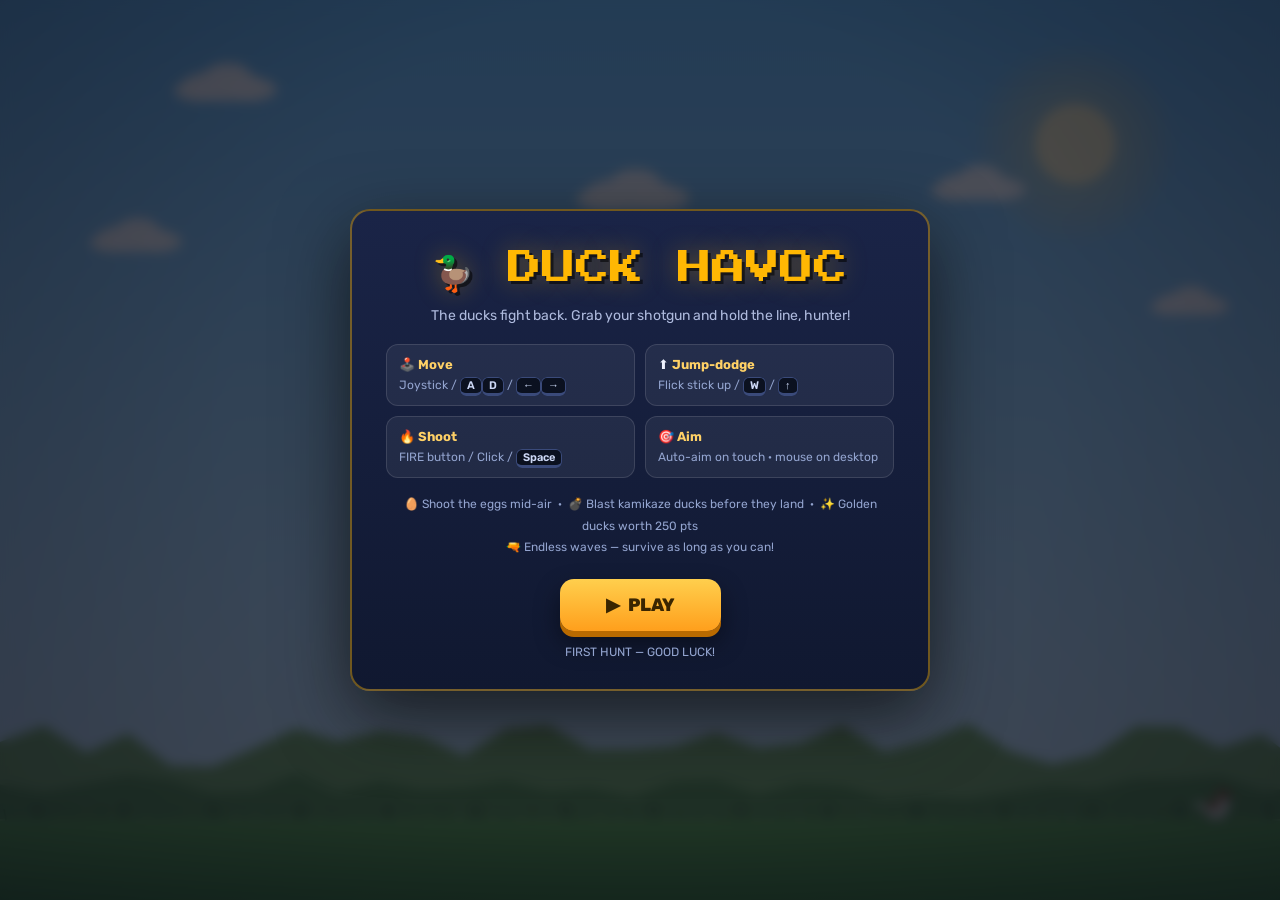
<file: index.html>
<!doctype html>
<html lang="en">
<head>
<meta charset="utf-8">
<meta name="viewport" content="width=device-width, initial-scale=1, maximum-scale=1, user-scalable=no, viewport-fit=cover">
<title>Duck Havoc — Ducks vs Shotgun</title>
<link rel="icon" href="data:image/svg+xml,<svg xmlns='http://www.w3.org/2000/svg' viewBox='0 0 100 100'><text y='.9em' font-size='90'>🦆</text></svg>">
<link rel="preconnect" href="https://fonts.googleapis.com">
<link rel="preconnect" href="https://fonts.gstatic.com" crossorigin>
<link href="https://fonts.googleapis.com/css2?family=Press+Start+2P&family=Rubik:wght@400;600;800;900&display=swap" rel="stylesheet">
<link rel="stylesheet" href="style.css">
</head>
<body>

<canvas id="game"></canvas>

<!-- ======================= HUD ======================= -->
<div id="hud" class="hidden">
  <div id="hud-left">
    <div class="hud-box" id="hud-ammo">
      <span class="shell" id="shell1"></span>
      <span class="shell" id="shell2"></span>
      <div id="reload-bar"><div id="reload-fill"></div></div>
    </div>
  </div>

  <div id="hud-wave">WAVE 1</div>

  <div id="hud-right">
    <div class="hud-box" id="hud-score-box">
      <div id="score">0</div>
      <div id="best">BEST 0</div>
    </div>
    <div id="hud-btns">
      <button id="btn-mute" title="Sound on/off (M)">🔊</button>
      <button id="btn-restart" title="Restart (R)">↻<span class="btn-label">Restart</span></button>
    </div>
  </div>
</div>

<!-- ================ TOUCH CONTROLS =================== -->
<div id="touch-ui">
  <div id="joy-base"><div id="joy-knob"></div></div>
  <div id="btn-fire">FIRE</div>
</div>

<!-- ================== START SCREEN =================== -->
<div id="overlay-start" class="overlay">
  <div class="panel">
    <div class="pixel title">🦆 DUCK HAVOC</div>
    <p class="subtitle">The ducks fight back. Grab your shotgun and hold the line, hunter!</p>
    <div class="controls">
      <div class="ctl">🕹️ <b>Move</b><br><span class="dim">Joystick / <kbd>A</kbd><kbd>D</kbd> / <kbd>←</kbd><kbd>→</kbd></span></div>
      <div class="ctl">⬆️ <b>Jump-dodge</b><br><span class="dim">Flick stick up / <kbd>W</kbd> / <kbd>↑</kbd></span></div>
      <div class="ctl">🔥 <b>Shoot</b><br><span class="dim">FIRE button / Click / <kbd>Space</kbd></span></div>
      <div class="ctl">🎯 <b>Aim</b><br><span class="dim">Auto-aim on touch · mouse on desktop</span></div>
    </div>
    <p class="tips">🥚 Shoot the eggs mid-air &nbsp;·&nbsp; 💣 Blast kamikaze ducks before they land &nbsp;·&nbsp; ✨ Golden ducks worth 250 pts<br>🔫 Endless waves — survive as long as you can!</p>
    <button id="btn-play" class="btn-play">▶ &nbsp;PLAY</button>
    <div class="dim small" id="start-best">BEST 0</div>
  </div>
</div>

<!-- ================== GAME OVER ====================== -->
<div id="overlay-over" class="overlay hidden">
  <div class="panel">
    <div class="pixel title red">GAME OVER</div>
    <p class="subtitle">The ducks won this round… 🪶</p>
    <div id="ov-newbest" class="badge hidden">★ NEW BEST! ★</div>
    <div class="stats">
      <div><span class="dim">SCORE</span><div class="pixel big" id="ov-score">0</div></div>
      <div><span class="dim">BEST</span><div class="pixel big gold" id="ov-best">0</div></div>
      <div><span class="dim">WAVE</span><div class="pixel big" id="ov-wave">1</div></div>
    </div>
    <button id="btn-again" class="btn-play">↻ &nbsp;PLAY AGAIN</button>
    <div class="dim small">or press <kbd>R</kbd> / <kbd>Enter</kbd></div>
  </div>
</div>

<!-- ==================== PAUSED ======================= -->
<div id="overlay-pause" class="overlay hidden">
  <div class="panel slim">
    <div class="pixel title">PAUSED</div>
    <p class="subtitle">Tap anywhere or press any key to resume</p>
  </div>
</div>

<script src="game.js"></script>
</body>
</html>
</file>
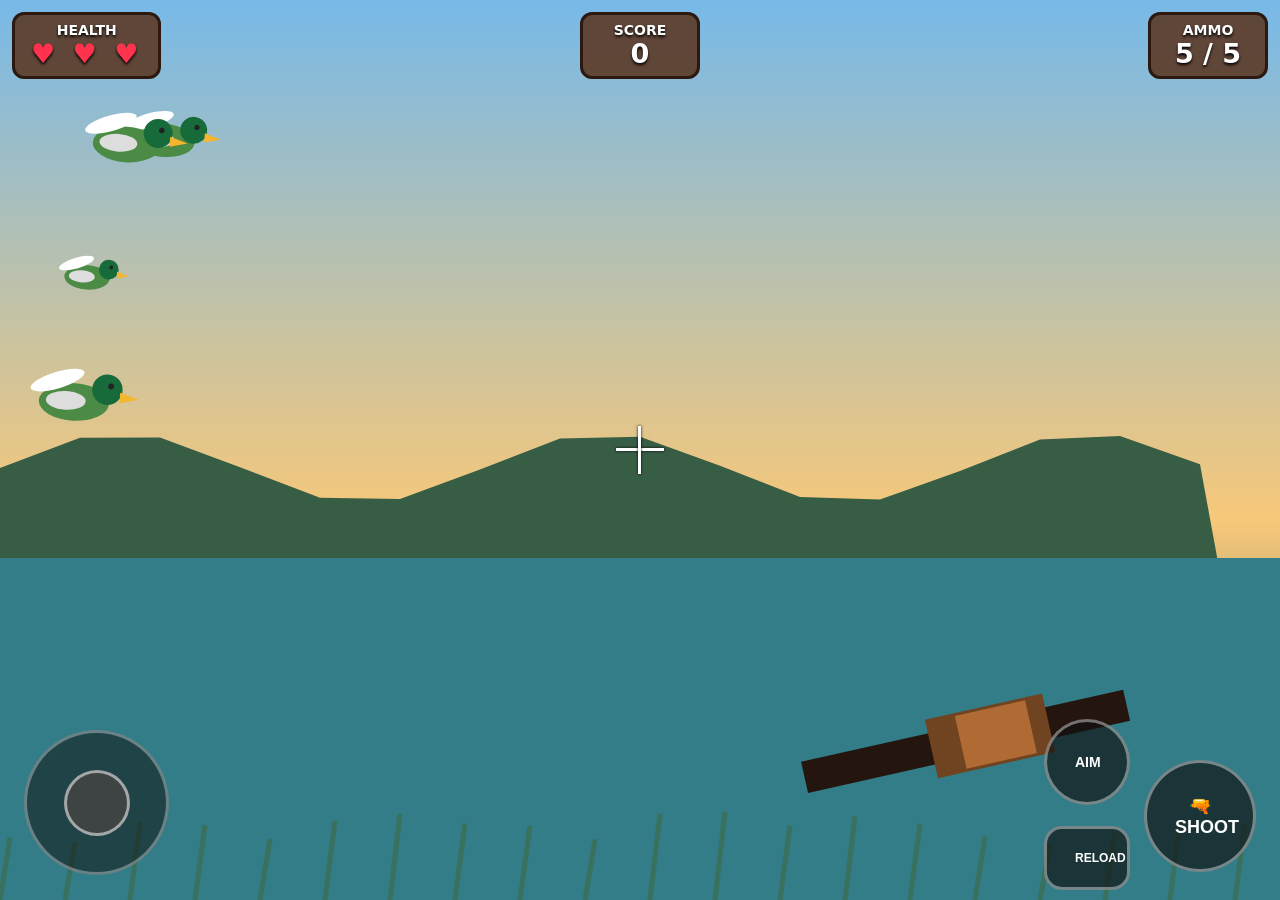
<file: duck_shotgun_joystick_game.html>
<!doctype html>
<html lang="en">
<head>
<meta charset="utf-8">
<meta name="viewport" content="width=device-width,initial-scale=1,maximum-scale=1,user-scalable=no">
<title>Duck Hunt — Joystick Edition</title>
<style>
*{box-sizing:border-box}html,body{margin:0;width:100%;height:100%;overflow:hidden;background:#101820;font-family:system-ui,-apple-system,Segoe UI,sans-serif;touch-action:none}
canvas{display:block;width:100%;height:100%}
#hud{position:fixed;inset:0;pointer-events:none;color:white;text-shadow:0 2px 3px #000;font-weight:800}
.panel{position:absolute;top:12px;background:#5a351fdd;border:3px solid #2d190f;border-radius:12px;padding:7px 16px;text-align:center;min-width:120px}
#health{left:12px}#score{left:50%;transform:translateX(-50%)}#ammo{right:12px}
.label{font-size:14px}.value{font-size:27px}
#hearts{letter-spacing:4px;color:#ff334d}
#gameover{display:none;position:fixed;inset:0;background:#0009;color:white;align-items:center;justify-content:center;flex-direction:column;text-align:center;z-index:4}
#gameover h1{font-size:52px;margin:0 0 8px}
button{pointer-events:auto;border:3px solid #2d190f;background:#704321;color:white;font-weight:900;border-radius:12px;padding:14px 28px;font-size:20px}
#shoot,#aim,#reload{position:fixed;z-index:3;border-radius:50%;width:112px;height:112px;border:3px solid #ffffff66;background:#111a;color:#fff;font-weight:900}
#shoot{right:24px;bottom:28px;font-size:18px}#aim{right:150px;bottom:95px;width:86px;height:86px;font-size:14px}#reload{right:150px;bottom:10px;width:86px;height:64px;border-radius:18px;font-size:12px}
#stick{position:fixed;left:24px;bottom:25px;width:145px;height:145px;border-radius:50%;background:#1118;border:3px solid #ffffff55;z-index:3}
#knob{position:absolute;width:66px;height:66px;left:37px;top:37px;border-radius:50%;background:#444d;border:3px solid #fff8}
#crosshair{position:fixed;left:50%;top:50%;width:48px;height:48px;transform:translate(-50%,-50%);z-index:2;pointer-events:none}
#crosshair:before,#crosshair:after{content:"";position:absolute;background:white;box-shadow:0 0 3px #000}
#crosshair:before{width:48px;height:3px;top:22px;left:0}#crosshair:after{height:48px;width:3px;left:22px;top:0}
@media(max-width:600px){.panel{top:8px;padding:5px 10px;min-width:95px}.value{font-size:22px}.label{font-size:11px}}
</style>
</head>
<body>
<canvas id="game"></canvas>
<div id="hud">
  <div class="panel" id="health"><div class="label">HEALTH</div><div class="value" id="hearts">♥ ♥ ♥</div></div>
  <div class="panel" id="score"><div class="label">SCORE</div><div class="value" id="scoreVal">0</div></div>
  <div class="panel" id="ammo"><div class="label">AMMO</div><div class="value" id="ammoVal">5 / 5</div></div>
</div>
<div id="crosshair"></div>
<div id="stick"><div id="knob"></div></div>
<button id="aim">AIM</button><button id="reload">RELOAD</button><button id="shoot">🔫<br>SHOOT</button>
<div id="gameover"><h1>GAME OVER</h1><p id="finalScore"></p><button id="restart">↻ RESTART</button></div>

<script>
const c=document.getElementById('game'),ctx=c.getContext('2d');
let W,H,dpr,ducks=[],particles=[],score=0,health=3,ammo=5,aiming=false,gameOver=false,last=0,spawn=0;
const keys={};
function resize(){dpr=devicePixelRatio||1;W=innerWidth;H=innerHeight;c.width=W*dpr;c.height=H*dpr;ctx.setTransform(dpr,0,0,dpr,0,0)} addEventListener('resize',resize);resize();

function duck(){return {x:-80,y:80+Math.random()*(H*.45),vx:120+Math.random()*100,vy:(Math.random()-.5)*80,s:0.75+Math.random()*.45,rot:0}}
function spawnDuck(){ducks.push(duck())}
function update(dt){
 if(gameOver)return;
 spawn-=dt;if(spawn<=0){spawnDuck();spawn=1.0+Math.random()*1.5}
 for(let i=ducks.length-1;i>=0;i--){let d=ducks[i];d.x+=d.vx*dt;d.y+=d.vy*dt;d.rot=Math.sin(d.x*.01)*.08;
   if(d.y<60||d.y>H*.68)d.vy*=-1;
   if(d.x>W+100){ducks.splice(i,1);damage();}
 }
 particles=particles.filter(p=>(p.life-=dt)>0);particles.forEach(p=>{p.x+=p.vx*dt;p.y+=p.vy*dt;p.vy+=180*dt});
}
function damage(){health--;ui();if(health<=0){gameOver=true;document.getElementById('finalScore').textContent=`Final score: ${score}`;document.getElementById('gameover').style.display='flex'}}
function drawDuck(d){
 ctx.save();ctx.translate(d.x,d.y);ctx.rotate(d.rot);ctx.scale(d.s,d.s);
 ctx.fillStyle='#4b8b45';ctx.beginPath();ctx.ellipse(0,0,30,16,0,0,Math.PI*2);ctx.fill();
 ctx.fillStyle='#176b3b';ctx.beginPath();ctx.arc(28,-12,13,0,Math.PI*2);ctx.fill();
 ctx.fillStyle='#f4b52f';ctx.beginPath();ctx.moveTo(39,-10);ctx.lineTo(55,-5);ctx.lineTo(39,-1);ctx.fill();
 ctx.fillStyle='#ddd';ctx.beginPath();ctx.ellipse(-7,-1,17,8,0,0,Math.PI*2);ctx.fill();
 ctx.fillStyle='#222';ctx.beginPath();ctx.arc(31,-15,2.5,0,Math.PI*2);ctx.fill();
 ctx.fillStyle='#fff';ctx.beginPath();ctx.ellipse(-15,-18,24,7,-.35,0,Math.PI*2);ctx.fill();
 ctx.restore();
}
function draw(){
 let g=ctx.createLinearGradient(0,0,0,H);g.addColorStop(0,'#77b9e8');g.addColorStop(.58,'#f7c879');g.addColorStop(1,'#2b6670');ctx.fillStyle=g;ctx.fillRect(0,0,W,H);
 ctx.fillStyle='#385d45';ctx.beginPath();ctx.moveTo(0,H*.56);for(let x=0;x<W;x+=80)ctx.lineTo(x,H*.52-Math.sin(x*.013)*35);ctx.lineTo(W,H);ctx.lineTo(0,H);ctx.fill();
 ctx.fillStyle='#327d87';ctx.fillRect(0,H*.62,W,H*.38);
 for(let x=0;x<W;x+=65){ctx.strokeStyle='#39715e';ctx.lineWidth=5;ctx.beginPath();ctx.moveTo(x,H);ctx.lineTo(x+10,H-55-Math.random()*35);ctx.stroke()}
 ducks.forEach(drawDuck);
 // shotgun
 ctx.save();ctx.translate(W*.64,H*.86);ctx.rotate(-.22);ctx.fillStyle='#24160f';ctx.fillRect(-15,-16,330,32);ctx.fillStyle='#704321';ctx.fillRect(115,-30,120,60);ctx.fillStyle='#b06b35';ctx.fillRect(145,-27,72,54);ctx.restore();
}
function loop(t){let dt=Math.min(.033,(t-last)/1000||0);last=t;update(dt);draw();requestAnimationFrame(loop)}requestAnimationFrame(loop);

function ui(){document.getElementById('scoreVal').textContent=score;document.getElementById('ammoVal').textContent=`${ammo} / 5`;document.getElementById('hearts').textContent='♥ '.repeat(Math.max(0,health)).trim()||'—'}
function shoot(){
 if(gameOver||ammo<=0)return;
 ammo--; let hit=false;
 const rect=c.getBoundingClientRect(),cx=W/2,cy=H/2;
 for(let i=ducks.length-1;i>=0;i--){let d=ducks[i],r=35*d.s;
   if(Math.hypot(d.x-cx,d.y-cy)<r){score+=10;hit=true;for(let j=0;j<10;j++)particles.push({x:d.x,y:d.y,vx:(Math.random()-.5)*180,vy:(Math.random()-.5)*180,life:.5});ducks.splice(i,1);break}
 }
 if(!hit&&Math.random()<.08)damage(); ui();
 if(ammo===0)setTimeout(reload,400);
}
function reload(){ammo=5;ui()}
document.getElementById('shoot').onpointerdown=e=>{e.preventDefault();shoot()};
document.getElementById('reload').onpointerdown=e=>{e.preventDefault();reload()};
document.getElementById('aim').onpointerdown=e=>{aiming=true;document.getElementById('crosshair').style.transform='translate(-50%,-50%) scale(1.35)'};
document.getElementById('aim').onpointerup=()=>{aiming=false;document.getElementById('crosshair').style.transform='translate(-50%,-50%)'};
document.getElementById('restart').onclick=()=>{ducks=[];score=0;health=3;ammo=5;gameOver=false;spawn=0;document.getElementById('gameover').style.display='none';ui()};
addEventListener('keydown',e=>{keys[e.code]=true;if(e.code==='Space')shoot();if(e.code==='KeyR')reload()});
addEventListener('keyup',e=>keys[e.code]=false);

// Mobile joystick: horizontal movement shifts the player's aim/crosshair.
const stick=document.getElementById('stick'),knob=document.getElementById('knob');let active=false,sx=0,sy=0;
stick.onpointerdown=e=>{active=true;sx=e.clientX;sy=e.clientY;stick.setPointerCapture(e.pointerId)};
stick.onpointermove=e=>{if(!active)return;let dx=e.clientX-sx,dy=e.clientY-sy,m=48,len=Math.hypot(dx,dy);if(len>m){dx*=m/len;dy*=m/len}knob.style.transform=`translate(${dx}px,${dy}px)`;document.getElementById('crosshair').style.left=`calc(50% + ${dx*2}px)`;document.getElementById('crosshair').style.top=`calc(50% + ${dy*1.4}px)`};
stick.onpointerup=stick.onpointercancel=()=>{active=false;knob.style.transform='';document.getElementById('crosshair').style.left='50%';document.getElementById('crosshair').style.top='50%'};
ui();for(let i=0;i<3;i++)spawnDuck();
</script>
</body></html>
</file>
<file: style.css>
/* ================= Duck Havoc — styles ================= */
* { box-sizing: border-box; -webkit-tap-highlight-color: transparent; }
html, body {
  margin: 0; padding: 0; width: 100%; height: 100%;
  overflow: hidden; overscroll-behavior: none; touch-action: none;
  background: #0b1020;
  font-family: 'Rubik', system-ui, -apple-system, sans-serif;
  user-select: none; -webkit-user-select: none;
}
canvas#game { display: block; width: 100vw; height: 100dvh; cursor: none; }

.hidden { display: none !important; }
.dim { color: #93a4cf; }
.small { font-size: 12px; margin-top: 14px; }
.red { color: #ff5d5d !important; }
.gold { color: #ffd166 !important; }

/* ======================= HUD =========================== */
#hud {
  position: fixed; inset: 0 0 auto 0; z-index: 10;
  display: flex; justify-content: space-between; align-items: flex-start;
  gap: 10px; padding: calc(10px + env(safe-area-inset-top)) calc(12px + env(safe-area-inset-right)) 0 calc(12px + env(safe-area-inset-left));
  pointer-events: none;
}
.hud-box {
  background: rgba(8, 12, 28, 0.62); border: 1px solid rgba(255,255,255,0.14);
  border-radius: 12px; padding: 8px 12px; backdrop-filter: blur(4px);
  color: #eef2ff;
}
#hud-left { display: flex; flex-direction: column; gap: 8px; align-items: flex-start; }

#hud-ammo { display: flex; align-items: center; gap: 7px; padding: 7px 12px; position: relative; }
.shell {
  width: 26px; height: 10px; border-radius: 3px 5px 5px 3px;
  background: linear-gradient(180deg, #ffd977, #d99a2b 65%, #a56a10);
  border: 1px solid rgba(0,0,0,0.45); box-shadow: inset -2px 0 0 rgba(180,40,40,0.9);
  transition: opacity 0.15s;
}
.shell.spent { opacity: 0.18; filter: grayscale(1); }
#reload-bar { position: absolute; left: 10px; right: 10px; bottom: 3px; height: 3px; border-radius: 2px; background: rgba(255,255,255,0.15); overflow: hidden; opacity: 0; }
#hud-ammo.reloading #reload-bar { opacity: 1; }
#reload-fill { height: 100%; width: 0; background: #ffd166; border-radius: 2px; }

#hud-wave {
  font-weight: 900; letter-spacing: 2px; font-size: 15px; color: #ffd166;
  text-shadow: 0 2px 0 rgba(0,0,0,0.6), 0 0 18px rgba(255,183,3,0.35);
  padding-top: 10px;
}
#hud-right { display: flex; gap: 10px; align-items: flex-start; }
#hud-score-box { text-align: right; min-width: 92px; }
#score { font-weight: 900; font-size: 22px; color: #ffd166; line-height: 1; text-shadow: 0 2px 0 rgba(0,0,0,0.6); }
#best { font-size: 10px; letter-spacing: 1px; color: #93a4cf; margin-top: 4px; font-weight: 600; }

#hud-btns { display: flex; gap: 8px; pointer-events: auto; }
#hud-btns button {
  font-family: 'Rubik', sans-serif; font-weight: 800; font-size: 15px;
  color: #eef2ff; background: rgba(8,12,28,0.62); border: 1px solid rgba(255,255,255,0.22);
  border-radius: 12px; padding: 9px 13px; cursor: pointer; backdrop-filter: blur(4px);
}
#hud-btns button:hover { background: rgba(40,52,96,0.8); border-color: #ffd166; }
#hud-btns button:active { transform: scale(0.94); }
#btn-restart .btn-label { margin-left: 5px; font-size: 13px; }
@media (max-width: 620px) {
  #btn-restart .btn-label { display: none; }
  #score { font-size: 18px; }
}

/* ================== TOUCH CONTROLS ===================== */
#touch-ui { position: fixed; inset: 0; z-index: 20; pointer-events: none; display: none; }
body.touch #touch-ui { display: block; }
@media (pointer: coarse) { #touch-ui { display: block; } }

#joy-base {
  position: absolute; left: calc(26px + env(safe-area-inset-left)); bottom: calc(30px + env(safe-area-inset-bottom));
  width: 124px; height: 124px; border-radius: 50%;
  border: 3px solid rgba(255,255,255,0.35); background: rgba(255,255,255,0.07);
  transform: translate(0, 0);
}
#joy-base.active { border-color: rgba(255,209,102,0.8); background: rgba(255,209,102,0.08); }
#joy-knob {
  position: absolute; left: 50%; top: 50%; width: 54px; height: 54px; border-radius: 50%;
  background: radial-gradient(circle at 35% 30%, #ffe08a, #e0a63c 70%);
  border: 2px solid rgba(255,255,255,0.55);
  transform: translate(-50%, -50%);
  box-shadow: 0 4px 14px rgba(0,0,0,0.4);
}
#btn-fire {
  position: absolute; right: calc(26px + env(safe-area-inset-right)); bottom: calc(34px + env(safe-area-inset-bottom));
  width: 98px; height: 98px; border-radius: 50%;
  display: flex; align-items: center; justify-content: center;
  background: radial-gradient(circle at 35% 30%, #ff7b6b, #d92e2e 62%, #991d1d);
  border: 3px solid rgba(255,255,255,0.5); color: #fff;
  font-weight: 900; font-size: 21px; letter-spacing: 1px;
  box-shadow: 0 8px 26px rgba(210,40,40,0.5), inset 0 -8px 14px rgba(0,0,0,0.28);
}
#btn-fire.pressed { transform: scale(0.9); filter: brightness(1.25); }

/* ====================== OVERLAYS ======================= */
.overlay {
  position: fixed; inset: 0; z-index: 30;
  display: flex; align-items: center; justify-content: center;
  background: rgba(6, 9, 22, 0.72); backdrop-filter: blur(6px);
  padding: 20px;
}
.panel {
  background: linear-gradient(#1a2447, #101830);
  border: 2px solid rgba(255,183,3,0.4); border-radius: 20px;
  padding: 30px 34px; max-width: 580px; width: 100%;
  box-shadow: 0 24px 70px rgba(0,0,0,0.6);
  text-align: center; color: #eef2ff;
}
.panel.slim { max-width: 380px; }
.pixel { font-family: 'Press Start 2P', 'Rubik', monospace; }
.title {
  font-size: clamp(20px, 5vw, 34px); color: #ffb703; line-height: 1.4; margin: 4px 0 12px;
  text-shadow: 3px 3px 0 rgba(0,0,0,0.55), 0 0 26px rgba(255,183,3,0.35);
}
.subtitle { color: #aebadd; font-size: 14px; margin: 0 0 18px; line-height: 1.5; }

.controls { display: grid; grid-template-columns: 1fr 1fr; gap: 10px; text-align: left; }
@media (max-width: 460px) { .controls { grid-template-columns: 1fr; } }
.ctl {
  background: rgba(255,255,255,0.06); border: 1px solid rgba(255,255,255,0.12);
  border-radius: 12px; padding: 10px 12px; font-size: 13px; line-height: 1.55;
}
.ctl b { color: #ffd166; }
.ctl .dim { font-size: 12px; }
kbd {
  background: #0b1120; border: 1px solid #3a4a7a; border-bottom-width: 3px;
  border-radius: 6px; padding: 1px 6px; font: 600 11px 'Rubik', sans-serif; color: #cdd8f5;
}
.tips { font-size: 12px; color: #93a4cf; line-height: 1.8; margin: 16px 0 4px; }

.btn-play {
  font: 800 18px 'Rubik', sans-serif; color: #3a2500;
  background: linear-gradient(#ffcf4d, #ff9f1c);
  border: none; border-radius: 14px; padding: 15px 46px; margin-top: 16px; cursor: pointer;
  box-shadow: 0 6px 0 #b96a00, 0 12px 26px rgba(0,0,0,0.45);
}
.btn-play:hover { filter: brightness(1.07); }
.btn-play:active { transform: translateY(4px); box-shadow: 0 2px 0 #b96a00, 0 6px 14px rgba(0,0,0,0.4); }

.stats { display: flex; justify-content: center; gap: 30px; margin: 10px 0 6px; }
.stats .dim { font-size: 11px; letter-spacing: 2px; }
.pixel.big { font-size: 22px; margin-top: 8px; }
.badge {
  display: inline-block; font-weight: 900; font-size: 13px; letter-spacing: 1px;
  color: #3a2500; background: linear-gradient(#ffe08a, #ffb703);
  border-radius: 999px; padding: 6px 18px; margin-bottom: 6px;
  animation: badge-pop 0.9s infinite alternate;
}
@keyframes badge-pop { to { transform: scale(1.08); } }
</file>
